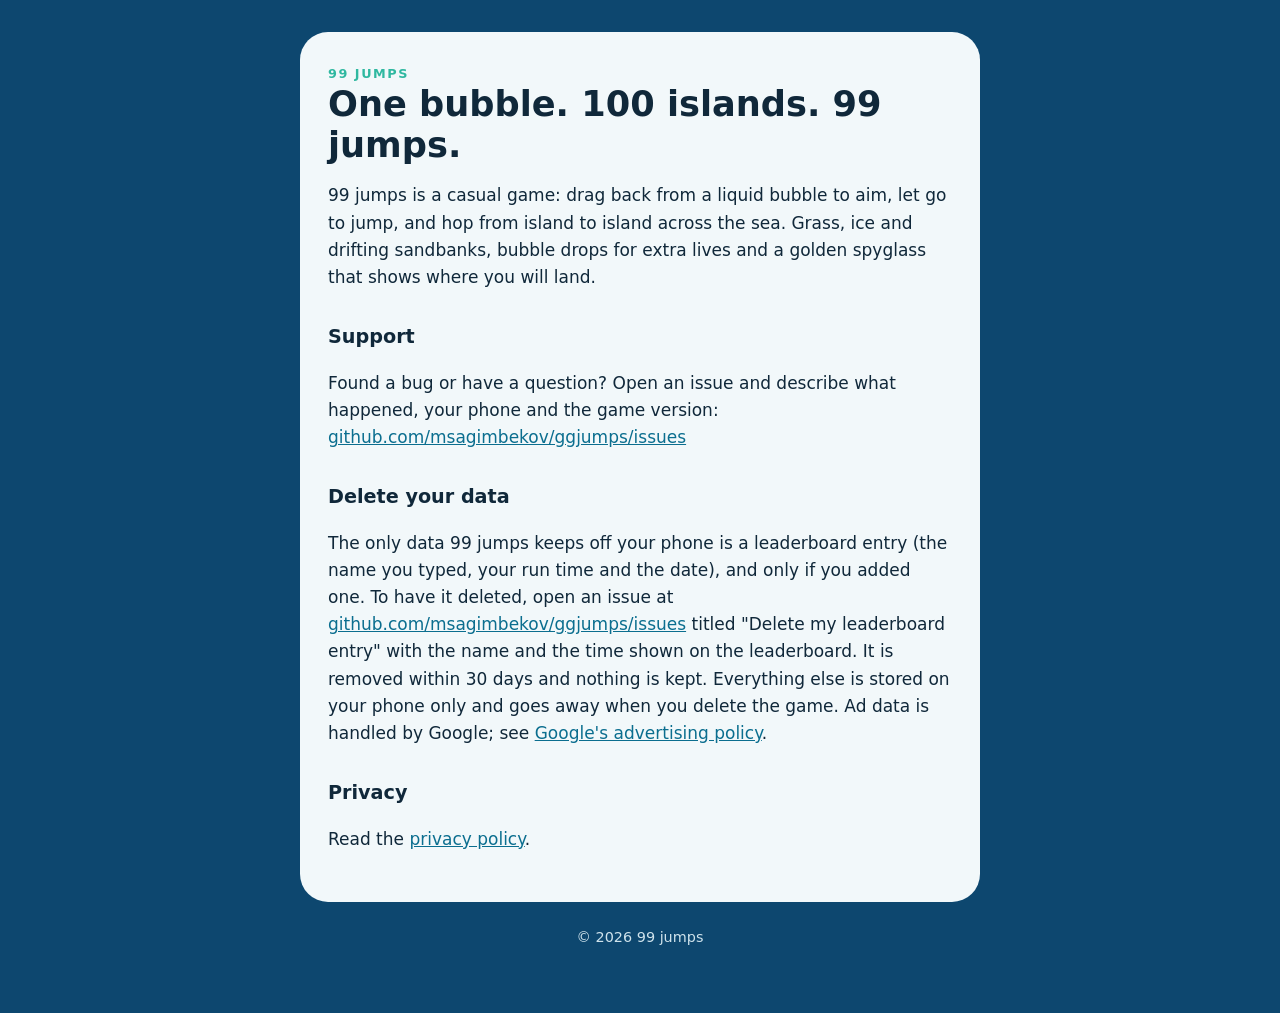
<file: index.html>
<!doctype html>
<html lang="en"><head><meta charset="utf-8"><meta name="viewport" content="width=device-width,initial-scale=1">
<title>99 jumps – Support</title><link rel="stylesheet" href="style.css"></head>
<body><main><div class="card">
<div class="tag">99 jumps</div>
<h1>One bubble. 100 islands. 99 jumps.</h1>
<p>99 jumps is a casual game: drag back from a liquid bubble to aim, let go to jump, and hop from island to island across the sea. Grass, ice and drifting sandbanks, bubble drops for extra lives and a golden spyglass that shows where you will land.</p>
<h2>Support</h2>
<p>Found a bug or have a question? Open an issue and describe what happened, your phone and the game version:
<a href="https://github.com/msagimbekov/ggjumps/issues">github.com/msagimbekov/ggjumps/issues</a></p>
<h2 id="delete">Delete your data</h2>
<p>The only data 99 jumps keeps off your phone is a leaderboard entry (the name you typed, your run time and the date), and only if you added one. To have it deleted, open an issue at <a href="https://github.com/msagimbekov/ggjumps/issues">github.com/msagimbekov/ggjumps/issues</a> titled "Delete my leaderboard entry" with the name and the time shown on the leaderboard. It is removed within 30 days and nothing is kept. Everything else is stored on your phone only and goes away when you delete the game. Ad data is handled by Google; see <a href="https://policies.google.com/technologies/ads">Google's advertising policy</a>.</p>
<h2>Privacy</h2>
<p>Read the <a href="privacy.html">privacy policy</a>.</p>
</div>
<footer>© 2026 99 jumps</footer></main></body></html>
</file>
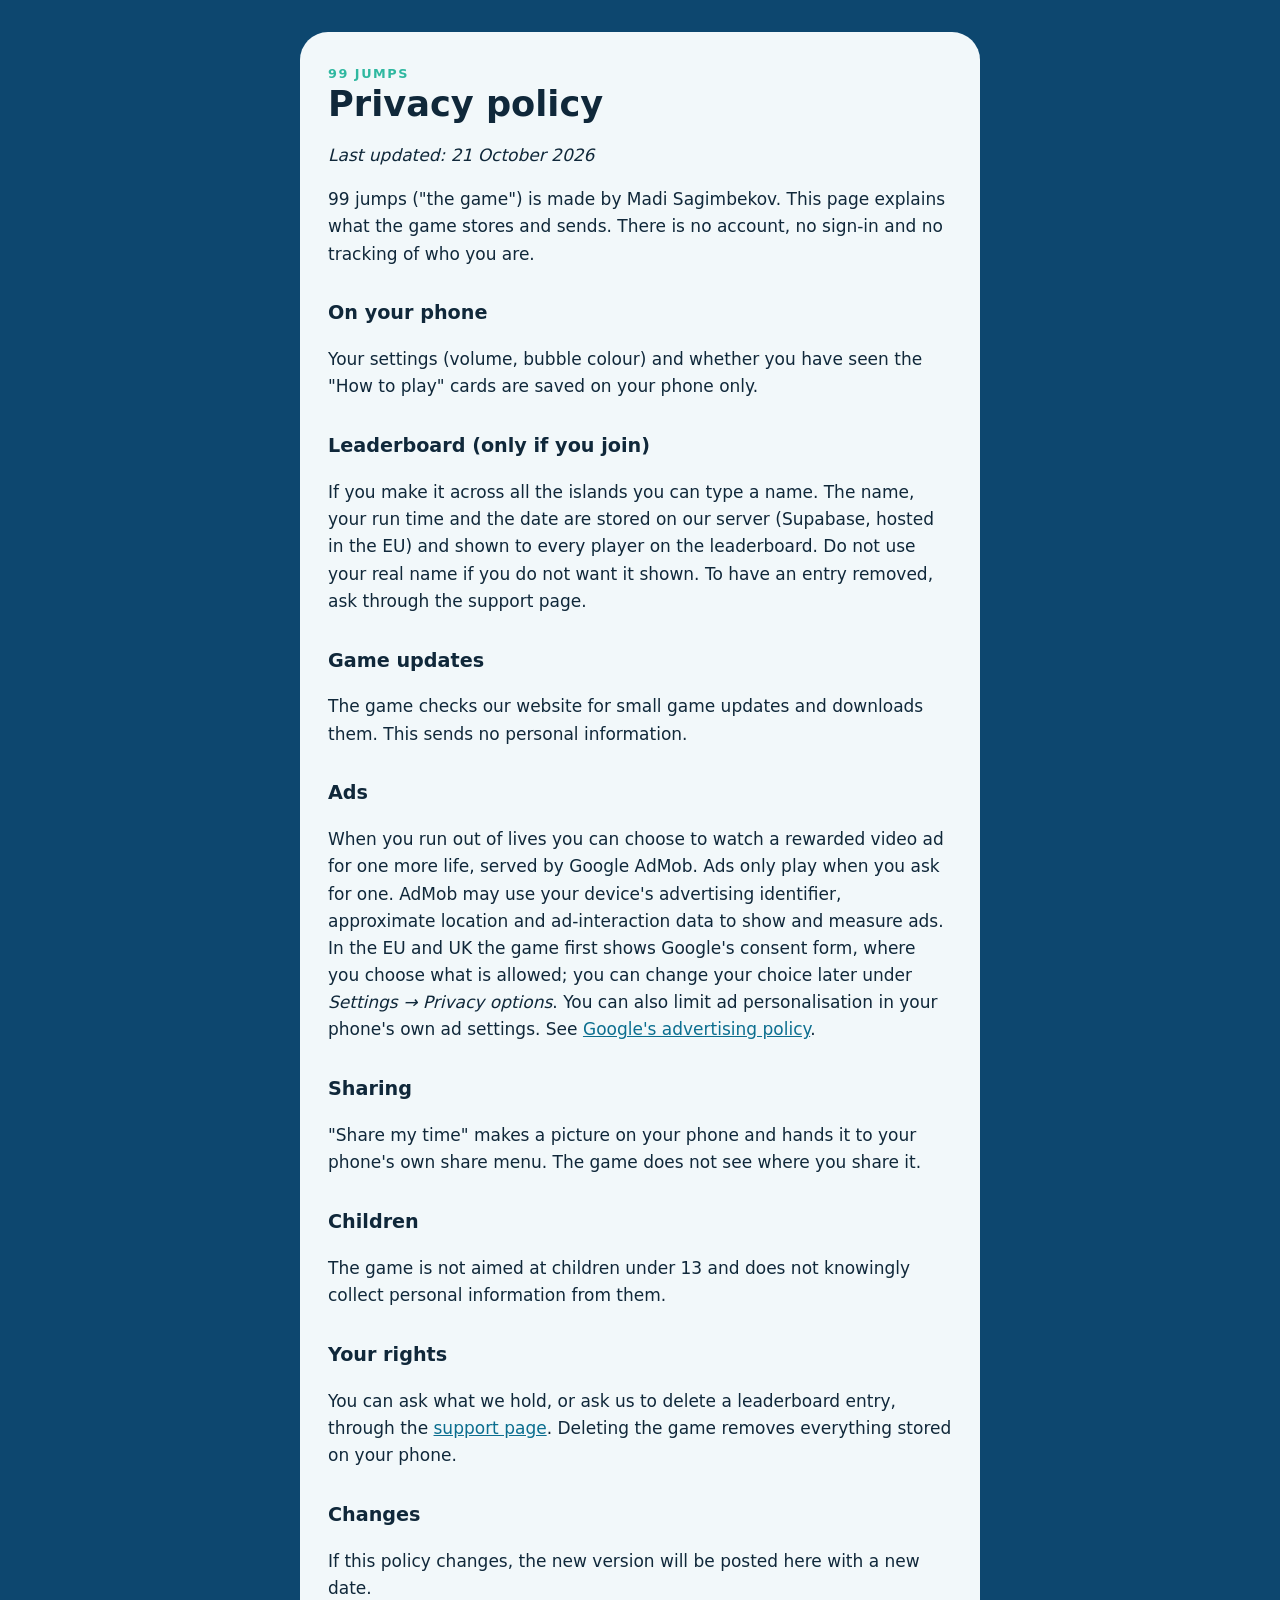
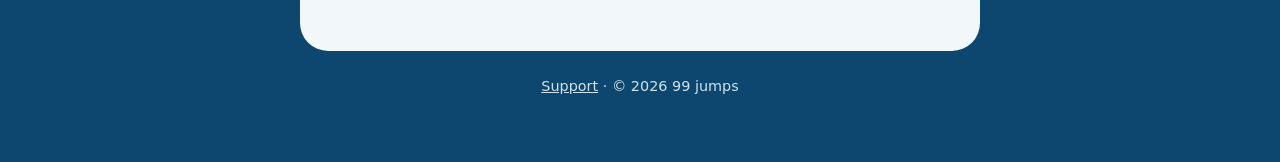
<file: privacy.html>
<!doctype html>
<html lang="en"><head><meta charset="utf-8"><meta name="viewport" content="width=device-width,initial-scale=1">
<title>99 jumps – Privacy Policy</title><link rel="stylesheet" href="style.css"></head>
<body><main><div class="card">
<div class="tag">99 jumps</div>
<h1>Privacy policy</h1>
<p><em>Last updated: 21 October 2026</em></p>
<p>99 jumps ("the game") is made by Madi Sagimbekov. This page explains what the game stores and sends. There is no account, no sign-in and no tracking of who you are.</p>

<h2>On your phone</h2>
<p>Your settings (volume, bubble colour) and whether you have seen the "How to play" cards are saved on your phone only.</p>

<h2>Leaderboard (only if you join)</h2>
<p>If you make it across all the islands you can type a name. The name, your run time and the date are stored on our server (Supabase, hosted in the EU) and shown to every player on the leaderboard. Do not use your real name if you do not want it shown. To have an entry removed, ask through the support page.</p>

<h2>Game updates</h2>
<p>The game checks our website for small game updates and downloads them. This sends no personal information.</p>

<h2>Ads</h2>
<p>When you run out of lives you can choose to watch a rewarded video ad for one more life, served by Google AdMob. Ads only play when you ask for one. AdMob may use your device's advertising identifier, approximate location and ad-interaction data to show and measure ads. In the EU and UK the game first shows Google's consent form, where you choose what is allowed; you can change your choice later under <em>Settings → Privacy options</em>. You can also limit ad personalisation in your phone's own ad settings. See <a href="https://policies.google.com/technologies/ads">Google's advertising policy</a>.</p>

<h2>Sharing</h2>
<p>"Share my time" makes a picture on your phone and hands it to your phone's own share menu. The game does not see where you share it.</p>

<h2>Children</h2>
<p>The game is not aimed at children under 13 and does not knowingly collect personal information from them.</p>

<h2>Your rights</h2>
<p>You can ask what we hold, or ask us to delete a leaderboard entry, through the <a href="index.html">support page</a>. Deleting the game removes everything stored on your phone.</p>

<h2>Changes</h2>
<p>If this policy changes, the new version will be posted here with a new date.</p>
</div>
<footer><a href="index.html">Support</a> · © 2026 99 jumps</footer></main></body></html>
</file>
<file: style.css>
:root{--bg:#0d476f;--card:#f2f8fa;--ink:#10283a;--mint:#2fb8a0}
*{box-sizing:border-box}
body{margin:0;background:var(--bg);color:var(--ink);font:17px/1.6 system-ui,-apple-system,"Segoe UI",Roboto,sans-serif}
main{max-width:720px;margin:0 auto;padding:32px 20px 64px}
.card{background:var(--card);border-radius:28px;padding:32px 28px}
h1{font-size:2.2rem;line-height:1.15;margin:0 0 .3em}
h2{font-size:1.2rem;margin:1.6em 0 .3em}
a{color:#0b6e8f}
.tag{color:var(--mint);font-weight:700;letter-spacing:.12em;font-size:.8rem;text-transform:uppercase}
footer{color:#cfe3ec;text-align:center;font-size:.9rem;margin-top:24px}
footer a{color:#cfe3ec}
</file>
